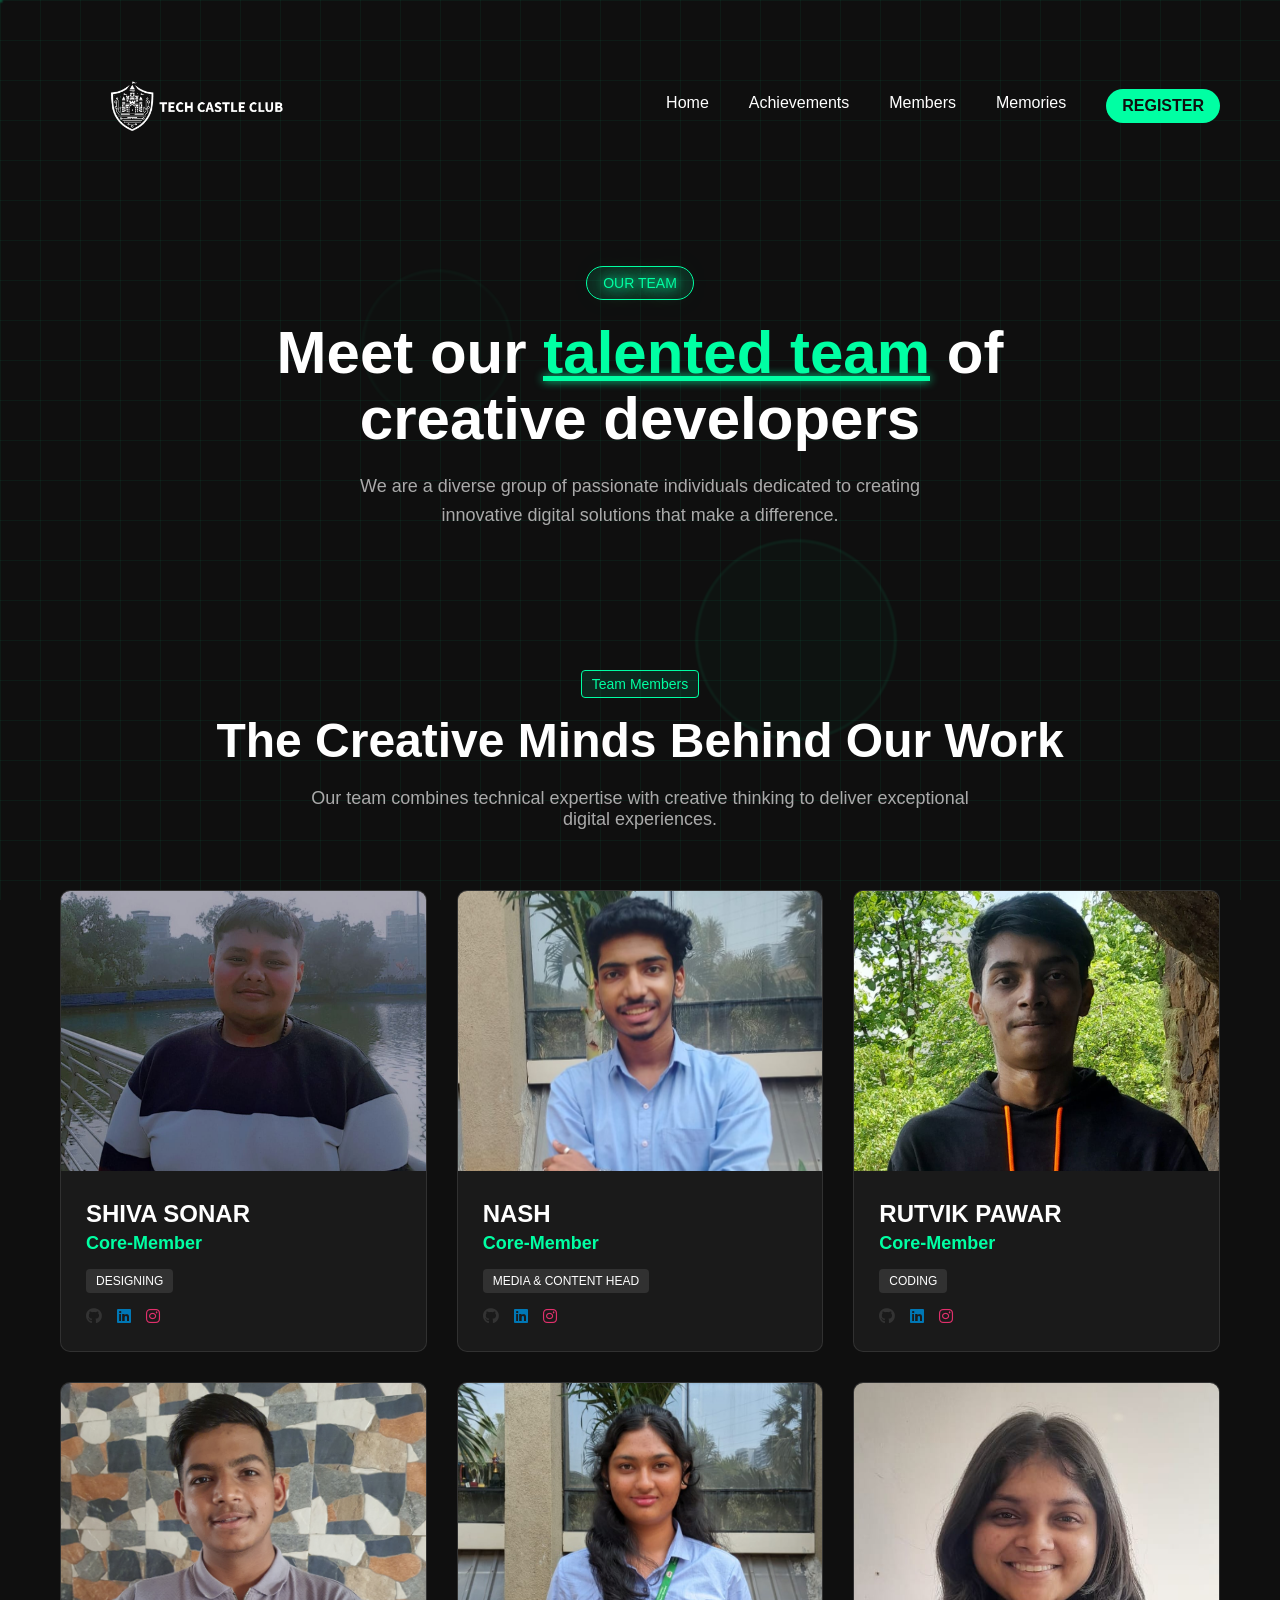
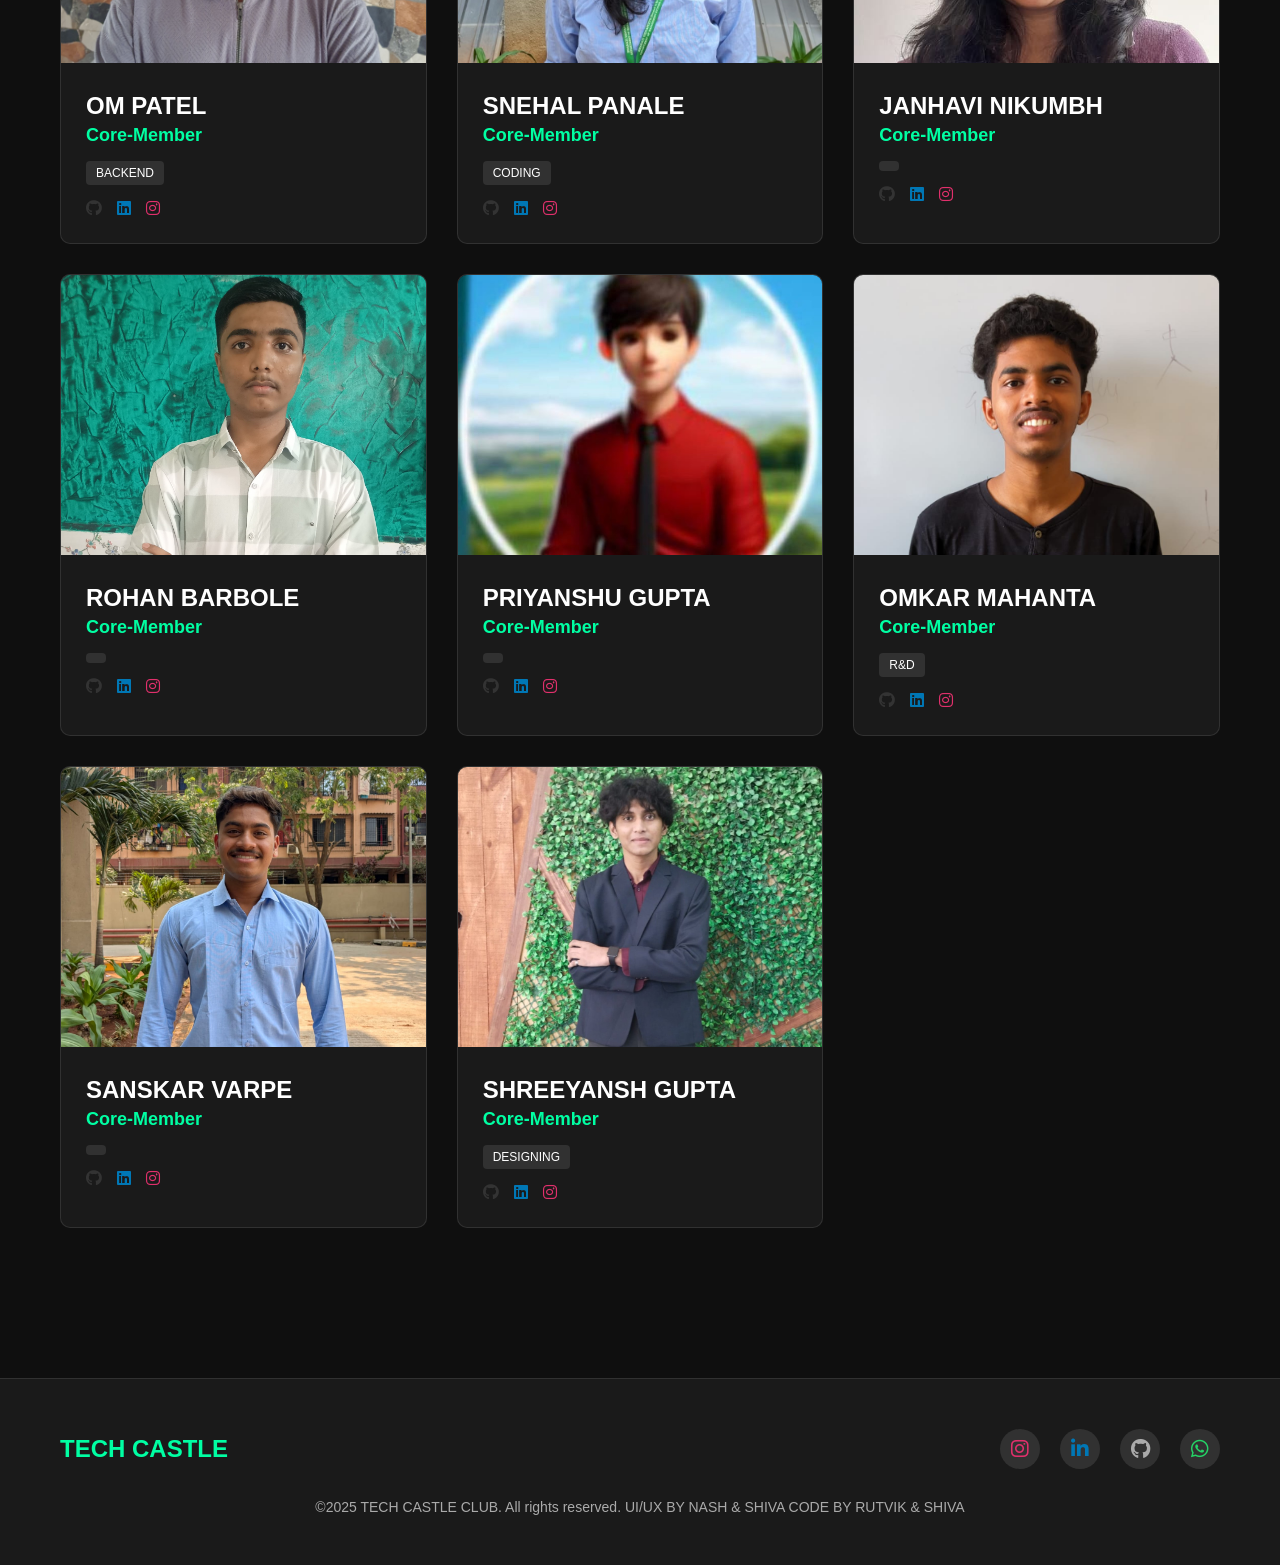
<file: members.html>
<!DOCTYPE html>
<html lang="en">
<head>
    <meta charset="UTF-8">
    <meta name="viewport" content="width=device-width, initial-scale=1.0">
    <title>Team Members - Creative Developers</title>
    <link rel="stylesheet" href="https://cdnjs.cloudflare.com/ajax/libs/font-awesome/6.4.0/css/all.min.css" integrity="sha512-iecdLmaskl7CVkqkXNQ/ZH/XLlvWZOJyj7Yy7tcenmpD1ypASozpmT/E0iPtmFIB46ZmdtAc9eNBvH0H/ZpiBw==" crossorigin="anonymous" referrerpolicy="no-referrer" />

    <style>
        /* Base Styles */
        :root {
            --background: #0F0F0F;
            --surface: #1A1A1A;
            --primary: #00FFA3;
            --secondary: #FF00E5;
            --text: #FFFFFF;
            --text-secondary: #AAAAAA;
        }

        * {
            margin: 0;
            padding: 0;
            box-sizing: border-box;
            font-family: 'Space Grotesk', 'Segoe UI', sans-serif;
        }

        body {
            background-color: var(--background);
            color: var(--text);
            overflow-x: hidden;
        }

        /* Neon Effects */
        .neon-text {
            text-shadow: 0 0 10px var(--primary), 0 0 20px var(--primary), 0 0 30px var(--primary);
            color: var(--primary);
        }

        .neon-border {
            box-shadow: 0 0 10px var(--primary), 0 0 20px var(--primary);
            border: 2px solid var(--primary);
        }

        /* Grid Design Element */
        .grid-background {
            position: fixed;
            top: 0;
            left: 0;
            width: 100%;
            height: 100%;
            background: 
                linear-gradient(rgba(0, 255, 163, 0.05) 1px, transparent 1px),
                linear-gradient(90deg, rgba(0, 255, 163, 0.05) 1px, transparent 1px);
            background-size: 40px 40px;
            z-index: -1;
        }

        /* Main Layout */
        .container {
            max-width: 1200px;
            margin: 0 auto;
            padding: 0 20px;
        }

        /* Navigation */
        nav {
            display: flex;
            justify-content: space-between;
            align-items: center;
            padding: 30px 0;
            position: relative;
        }

        .logo {
            font-size: 24px;
            font-weight: 700;
            color: var(--primary);
            text-shadow: 0 0 10px var(--primary);
        }

        .nav-links {
            display: flex;
            gap: 40px;
        }

        .nav-links a {
            text-decoration: none;
            color: var(--text);
            font-weight: 500;
            transition: all 0.3s ease;
            position: relative;
        }

        .nav-links a:hover {
            color: var(--primary);
        }

        .nav-links a::after {
            content: '';
            position: absolute;
            bottom: -5px;
            left: 0;
            width: 0;
            height: 2px;
            background-color: var(--primary);
            transition: width 0.3s ease;
        }

        .nav-links a:hover::after {
            width: 100%;
            box-shadow: 0 0 10px var(--primary);
        }

        /* Header Section */
        .header {
            min-height: 40vh;
            display: flex;
            flex-direction: column;
            justify-content: center;
            align-items: center;
            position: relative;
            padding: 50px 0;
            text-align: center;
        }

        /* Header Animation */
        .header-content {
            animation: floatContent 4s ease-in-out infinite;
        }

        @keyframes floatContent {
            0%, 100% { transform: translateY(0); }
            50% { transform: translateY(-20px); }
        }

        .header-content {
            max-width: 800px;
            width: 100%;
            position: relative;
            text-align: center;
            margin: 0 auto;
            display: flex;
            flex-direction: column;
            align-items: center;
            justify-content: center;
        }

        .header-tag {
            display: inline-block;
            background-color: rgba(0, 255, 163, 0.1);
            color: var(--primary);
            padding: 8px 16px;
            border-radius: 50px;
            margin-bottom: 20px;
            font-size: 14px;
            border: 1px solid var(--primary);
            text-shadow: 0 0 10px var(--primary), 0 0 20px var(--primary), 0 0 30px var(--primary);
        }

        .header h1 {
            font-size: 60px;
            line-height: 1.1;
            margin-bottom: 20px;
            position: relative;
        }

        .header h1 span {
            color: var(--primary);
            position: relative;
            display: inline-block;
        }

        .header h1 span::after {
            content: '';
            position: absolute;
            width: 100%;
            height: 5px;
            background-color: var(--primary);
            bottom: 5px;
            left: 0;
            box-shadow: 0 0 10px var(--primary);
        }

        .header p {
            font-size: 18px;
            line-height: 1.6;
            color: var(--text-secondary);
            margin-bottom: 40px;
            max-width: 600px;
        }

        /* Members Section */
        .members {
            padding: 50px 0 100px 0;
        }

        .section-header {
            margin-bottom: 60px;
            position: relative;
            text-align: center;
        }
        
        /* Team Section Styles */
        .team .section-header {
            text-align: center;
        }
        
        .team .section-tag {
            display: inline-block;
            margin: 0 auto;
        }
        
        .team h2 {
            text-align: center;
            margin-bottom: 20px;
        }
        
        .team p {
            text-align: center;
            margin: 0 auto;
            max-width: 600px;
        }

        .section-tag {
            display: inline-block;
            background-color: rgba(0, 255, 163, 0.1);
            color: var(--primary);
            padding: 5px 10px;
            border-radius: 4px;
            margin-bottom: 15px;
            font-size: 14px;
            border: 1px solid var(--primary);
        }

        .section-header h2 {
            font-size: 48px;
            margin-bottom: 20px;
        }

        .section-header p {
            font-size: 18px;
            color: var(--text-secondary);
            max-width: 700px;
            margin: 0 auto;
        }

        .members-grid {
            display: grid;
            grid-template-columns: repeat(auto-fill, minmax(280px, 1fr));
            gap: 30px;
        }

        .member-card {
            background-color: var(--surface);
            border-radius: 10px;
            overflow: hidden;
            transition: all 0.3s ease;
            position: relative;
            border: 1px solid rgba(255, 255, 255, 0.1);
        }

        .member-card:hover {
            transform: translateY(-10px);
            box-shadow: 0 0 20px #00ffa34d;
            border-color: var(--primary);
        }

        .member-card img {
            width: 100%;
            height: 280px;
            object-fit: cover;
        }

        .member-content {
            padding: 25px;
        }

        .member-content h3 {
            font-size: 24px;
            margin-bottom: 5px;
            color: var(--text);
        }

        .member-content h4 {
            font-size: 18px;
            margin-bottom: 15px;
            color: var(--primary);
        }

        .member-content p {
            color: var(--text-secondary);
            margin-bottom: 20px;
            font-size: 16px;
            line-height: 1.5;
        }

        .member-skills {
            display: flex;
            gap: 10px;
            flex-wrap: wrap;
            margin-bottom: 15px;
        }

        .skill {
            padding: 5px 10px;
            background-color: rgba(255, 255, 255, 0.1);
            border-radius: 4px;
            font-size: 12px;
        }

        .social-icons {
            display: flex;
            gap: 15px;
        }

        .social-icons a {
            color: var(--text-secondary);
            transition: all 0.3s ease;
        }

        .social-icons a:hover {
            color: var(--primary);
        }

        /* Footer */
        footer {
            background-color: var(--surface);
            padding: 50px 0;
            margin-top: 50px;
            border-top: 1px solid rgba(255, 255, 255, 0.1);
        }

        .footer-container {
            display: flex;
            justify-content: space-between;
            align-items: center;
        }

        .footer-logo {
            font-size: 24px;
            font-weight: 700;
            color: var(--primary);
        }

        .social-links {
            display: flex;
            gap: 20px;
        }

        .social-links a {
            color: var(--text-secondary);
            text-decoration: none;
            transition: all 0.3s ease;
            width: 40px;
            height: 40px;
            border-radius: 50%;
            background-color: rgba(255, 255, 255, 0.1);
            display: flex;
            align-items: center;
            justify-content: center;
        }

        .social-links a:hover {
            color: var(--primary);
            text-shadow: 0 0 5px var(--primary);
            background-color: rgba(0, 255, 163, 0.1);
            transform: translateY(-3px);
        }

        .copyright {
            margin-top: 30px;
            text-align: center;
            color: var(--text-secondary);
            font-size: 14px;
        }

        /* Floating Elements */
        .floating-element {
            position: absolute;
            background-color: rgba(0, 255, 163, 0.1);
            border: 1px solid var(--primary);
            border-radius: 50%;
            filter: blur(1px);
            animation: float 15s infinite ease-in-out;
        }

        .floating-element:nth-child(1) {
            width: 300px;
            height: 300px;
            top: 20%;
            right: 10%;
            animation-delay: 0s;
            opacity: 0.3;
        }

        .floating-element:nth-child(2) {
            width: 200px;
            height: 200px;
            top: 60%;
            right: 30%;
            animation-delay: 2s;
            opacity: 0.2;
        }

        .floating-element:nth-child(3) {
            width: 150px;
            height: 150px;
            top: 30%;
            right: 60%;
            animation-delay: 4s;
            opacity: 0.1;
        }

        @keyframes float {
            0% { transform: translateY(0) rotate(0deg); }
            50% { transform: translateY(-30px) rotate(10deg); }
            100% { transform: translateY(0) rotate(0deg); }
        }

        .hamburger {
            display: none;
            flex-direction: column;
            gap: 6px;
            cursor: pointer;
            z-index: 1000;
        }

        .hamburger span {
            display: block;
            width: 30px;
            height: 3px;
            background-color: var(--primary);
            transition: all 0.3s ease;
            border-radius: 3px;
        }

        @media screen and (max-width: 768px) {
            .hamburger {
                display: flex;
            }

            .nav-links {
                position: fixed;
                top: 0;
                right: -100%;
                width: 70%;
                height: 100vh;
                background-color: var(--surface);
                display: flex;
                flex-direction: column;
                align-items: center;
                justify-content: center;
                gap: 20px;
                padding: 50px 0;
                transition: 0.3s ease-in-out;
                z-index: 999;
                border-left: 1px solid var(--primary);
                box-shadow: -5px 0 15px rgba(0, 255, 163, 0.1);
            }

            .nav-links.active {
                right: 0;
            }

            .hamburger.active span:nth-child(1) {
                transform: translateY(9px) rotate(45deg);
            }

            .hamburger.active span:nth-child(2) {
                opacity: 0;
            }

            .hamburger.active span:nth-child(3) {
                transform: translateY(-9px) rotate(-45deg);
            }
        }

        @media (max-width: 480px) {
            .header h1 {
                font-size: 28px;
            }
            .header p {
                font-size: 16px;
            }
            .member-card img {
                height: 240px;
            }
        }
    </style>
</head>
<body>
    <!-- Grid Background -->
    <div class="grid-background"></div>

    <!-- Floating Elements -->
    <div class="floating-element"></div>
    <div class="floating-element"></div>
    <div class="floating-element"></div>

    <!-- Main Content -->
    <div class="container">
        <!-- Navigation -->
        <nav>
            <div class="logo"><img src="tech5.png" alt="Tech Castle Club Logo" height="150"></div>
            <div class="menu-icon">
                <span></span>
                <span></span>
                <span></span>
            </div>
            <div class="nav-links">
                <a href="index.html">Home</a>
                <a href="achievement.html">Achievements</a>
                <a href="members.html">Members</a>
                <a href="memories.html">Memories</a>
                <a href="index.html" class="register-btn" style="background-color: var(--primary); color: var(--background); padding: 8px 16px; border-radius: 50px; font-weight: 600; transition: all 0.3s ease; margin-top: -5px;">REGISTER</a>
            </div>
        </nav>

        <!-- Header Section -->
        <section class="header" style="display: flex; justify-content: center; align-items: center; text-align: center;">
            <div class="header-content">
                <div class="header-tag">OUR TEAM</div>
                <h1>Meet our <span>talented team</span> of creative developers</h1>
                <p>We are a diverse group of passionate individuals dedicated to creating innovative digital solutions that make a difference.</p>
            </div>
        </section>

        <!-- Members Section -->
        <section id="Members" class="Team members">
            <div class="section-header">
                <div class="section-tag">Team Members</div>
                <h2>The Creative Minds Behind Our Work</h2>
                <p>Our team combines technical expertise with creative thinking to deliver exceptional digital experiences.</p>
            </div>

            <div class="members-grid">
                <!-- SONARSETH -->
                <div class="member-card">
                    <img src="SONAR.jpg" alt="Team Member 2">
                    <div class="member-content">
                        <h3>SHIVA SONAR</h3>
                        <h4>Core-Member</h4>
                        <div class="member-skills">
                            <div class="skill">DESIGNING</div>
                        </div>
                        <div class="social-icons">
                            <a href="https://github.com/sukuna404" style="color: #333;"><i class="fab fa-github"></i></a>
                            <a href="https://www.linkedin.com/in/shiv-sonar-shiva-595451351/" style="color: #0077B5;"><i class="fab fa-linkedin"></i></a>
                            <a href="https://www.instagram.com/shiva_x_light/" style="color: #E1306C;"><i class="fab fa-instagram"></i></a>
                        </div>
                    </div>
                </div>
                <!-- nash -->
                <div class="member-card">
                    <img src="nash babu.jpg" alt="Team Member 2">
                    <div class="member-content">
                        <h3>NASH</h3>
                        <h4>Core-Member</h4>
                        <div class="member-skills">
                            <div class="skill">MEDIA & CONTENT HEAD</div>
                        </div>
                        <div class="social-icons">
                            <a href="https://github.com/darko-mode" style="color: #333;"><i class="fab fa-github"></i></a>
                            <a href="https://www.linkedin.com/in/nash-d-souza-a0ba4a333/" style="color: #0077B5;"><i class="fab fa-linkedin"></i></a>
                            <a href="https://www.instagram.com/nash.x0x/" style="color: #E1306C;"><i class="fab fa-instagram"></i></a>
                        </div>
                    </div>
                </div>

                <!-- PAWAR-->
                <div class="member-card">
                    <img src="rutvik.jpg" alt="Team Member 3">
                    <div class="member-content">
                        <h3>RUTVIK PAWAR</h3>
                        <h4>Core-Member</h4>
                        <div class="member-skills">
                            <div class="skill">CODING</div>
                        </div>
                        <div class="social-icons">
                            <a href="https://github.com/Rutvik-54" style="color: #333;"><i class="fab fa-github"></i></a>
                            <a href="https://www.linkedin.com/in/rutvik-pawar-7582a8351?utm_source=share&utm_campaign=share_via&utm_content=profile&utm_medium=android_app" style="color: #0077B5;"><i class="fab fa-linkedin"></i>
                                <a href="https://www.instagram.com/pawar54479/?utm_source=ig_web_button_share_sheet" style="color: #E1306C;"><i class="fab fa-instagram"></i></a>
                            
                        </div>
                    </div>
                </div>

                <!-- OMP -->
                <div class="member-card">
                    <img src="OMP.jpg" alt="Team Member 4">
                    <div class="member-content">
                        <h3>OM PATEL</h3>
                        <h4>Core-Member</h4>
                        <div class="member-skills">
                            <div class="skill">BACKEND</div>
                        </div>
                        <div class="social-icons">
                            <a href="https://github.com/SNEHALPANALE" style="color: #333;"><i class="fab fa-github"></i></a>
                            <a href="https://www.linkedin.com/in/snehal-panale-570018356/" style="color: #0077B5;"><i class="fab fa-linkedin"></i></a>
                            <a href="https://www.instagram.com/__om._.patel__?utm_source=ig_web_button_share_sheet&igsh=ZDNlZDc0MzIxNw==" style="color: #E1306C;"><i class="fab fa-instagram"></i></a>
                        </div>
                    </div>
                </div>
                <!-- SNEHAL -->
                <div class="member-card">
                    <img src="panale.jpg" alt="Team Member 4">
                    <div class="member-content">
                        <h3>SNEHAL PANALE </h3>
                        <h4>Core-Member</h4>
                        <div class="member-skills">
                            <div class="skill">CODING</div>
                        </div>
                        <div class="social-icons">
                            <a href="https://github.com/SNEHALPANALE" style="color: #333;"><i class="fab fa-github"></i></a>
                            <a href="https://www.linkedin.com/in/snehal-panale-570018356/" style="color: #0077B5;"><i class="fab fa-linkedin"></i></a>
                            <a href="https://www.instagram.com/snehalp_009?igsh=MTRxazY2Y3F1eGd5cw==" style="color: #E1306C;"><i class="fab fa-instagram"></i></a>
                        </div>
                    </div>
                </div>

                <!-- JHANVI -->
                <div class="member-card">
                    <img src="j.jpg" alt="Team Member 5">
                    <div class="member-content">
                        <h3>JANHAVI NIKUMBH</h3>
                        <h4>Core-Member</h4>
                        <div class="member-skills">
                            <div class="skill"></div>
                        </div>
                        <div class="social-icons">
                            <a href="https://github.com/Janhavvi79
                            " style="color: #333;"><i class="fab fa-github"></i></a>
                            <a href="https://www.linkedin.com/in/janhavi-nikumbh-0685282b4?utm_source=share&utm_campaign=share_via&utm_content=profile&utm_medium=android_app
                            " style="color: #0077B5;"><i class="fab fa-linkedin"></i></a>
                            <a href="https://www.instagram.com/janhavi.nikumbh_/profilecard/?igsh=MW1kbnlsMmF6NndyYw==" style="color: #E1306C;"><i class="fab fa-instagram"></i></a>
                        </div>
                    </div>
                </div>

                <!-- ROHAN -->
                <div class="member-card">
                    <img src="barbole.jpg" alt="Team Member 6">
                    <div class="member-content">
                        <h3>ROHAN BARBOLE</h3>
                        <h4>Core-Member</h4>
                        <div class="member-skills">
                            <div class="skill"></div>
                        </div>
                        <div class="social-icons">
                            <a href="#" style="color: #333;"><i class="fab fa-github"></i></a>
                            <a href="https://www.linkedin.com/in/rohan-barbole-585871326/" style="color: #0077B5;"><i class="fab fa-linkedin"></i></a>
                            <a href="#" style="color: #E1306C;"><i class="fab fa-instagram"></i></a>
                        </div>
                    </div>
                </div>

                <!-- PRIYANSHU-->
                <div class="member-card">
                    <img src="PRIYANSHU.jpg" alt="Team Member 7">
                    <div class="member-content">
                        <h3>PRIYANSHU GUPTA</h3>
                        <h4>Core-Member</h4>
                        <div class="member-skills">
                            <div class="skill"></div>
                        </div>
                        <div class="social-icons">
                            <a href="https://github.com/Pg45678" style="color: #333;"><i class="fab fa-github"></i></a>
                            <a href="https://www.linkedin.com/in/priyanshu-gupta-582253315?utm_source=share&utm_campaign=share_via&utm_content=profile&utm_medium=android_app" style="color: #0077B5;"><i class="fab fa-linkedin"></i></a>
                            <a href="https://www.instagram.com/priyanshu_gupta_?igsh=MXdiZ3VsaWRzdXp5YQ==" style="color: #E1306C;"><i class="fab fa-instagram"></i></a>
                        </div>
                    </div>
                </div>

                <!-- OMKAR -->
                <div class="member-card">
                    <img src="omkar.jpg" alt="Team Member 8">
                    <div class="member-content">
                        <h3>OMKAR MAHANTA</h3>
                        <h4>Core-Member</h4>
                        <div class="member-skills">
                            <div class="skill">R&D</div>
                        </div>
                        <div class="social-icons">
                            <a href="https://github.com/Omkarmahanta" style="color: #333;"><i class="fab fa-github"></i></a>
                            <a href="https://www.linkedin.com/in/omkar-mahanta-1bb79229b/" style="color: #0077B5;"><i class="fab fa-linkedin"></i></a>
                            <a href="https://www.instagram.com/omkar_mahanta/" style="color: #E1306C;"><i class="fab fa-instagram"></i></a>
                        </div>
                    </div>
                </div>

                <!-- SANSKAR  -->
                <div class="member-card">
                    <img src="sanskar.jpg" alt="Team Member 9">
                    <div class="member-content">
                        <h3>SANSKAR VARPE</h3>
                        <h4>Core-Member</h4>
                        <div class="member-skills">
                            <div class="skill"></div>
                        </div>
                        <div class="social-icons">
                            <a href="https://github.com/sanskar-18" style="color: #333;"><i class="fab fa-github"></i></a>
                            <a href="https://www.linkedin.com/in/sanskar-varpe-943a63320?utm_source=share&utm_campaign=share_via&utm_content=profile&utm_medium=android_app" style="color: #0077B5;"><i class="fab fa-linkedin"></i></a>
                            <a href="https://www.instagram.com/sanskar._.18?utm_source=qr&igsh=eXV0dnVuOWtoZHln" style="color: #E1306C;"><i class="fab fa-instagram"></i></a>
                        </div>
                    </div>
                </div>

                <!-- SHREEYANSH-->
                <div class="member-card">
                    <img src="shreee.jpg" alt="Team Member 10">
                    <div class="member-content">
                        <h3>SHREEYANSH GUPTA</h3>
                        <h4>Core-Member</h4>
                        <div class="member-skills">
                            <div class="skill">DESIGNING</div>
                        </div>
                        <div class="social-icons">
                            <a href="https://github.com/Sxhreeyansh?tab=repositories
                            " style="color: #333;"><i class="fab fa-github"></i></a>
                            <a href="https://www.linkedin.com/in/shreeyansh-gupta-902246333?utm_source=share&utm_campaign=share_via&utm_content=profile&utm_medium=android_app
                            " style="color: #0077B5;"><i class="fab fa-linkedin"></i></a>
                            <a href="https://www.instagram.com/honey_yayy?igsh=bDZmM2JvdWh1b3U2

                            " style="color: #E1306C;"><i class="fab fa-instagram"></i></a>
                        </div>
                    </div>
                </div>
            </div>
        </section>


    </div>

    <!-- Footer -->
    <footer>
        <div class="container">
            <div class="footer-container">
                <div class="footer-logo">TECH CASTLE</div>
                <div class="social-links">
                    <a href="https://www.instagram.com/techcastlee?igsh=MXY3ZXR0bXNjYW1mMA=="" aria-label="Instagram" style="color: #E1306C;"><i class="fab fa-instagram fa-lg"></i></a>
                    <a href="https://www.linkedin.com/company/tech-castle-club/" aria-label="LinkedIn" style="color: #0077B5;"><i class="fab fa-linkedin-in fa-lg"></i></a>
                    <a href="https://github.com/TechCastleClub2309" aria-label="GitHub"><i class="fab fa-github fa-lg"></i></a>
                    <a href=https://chat.whatsapp.com/BWieRJnZK0Q7TgQjoSDgn0" aria-label="WhatsApp" style="color: #25D366;"><i class="fab fa-whatsapp fa-lg"></i></a>
                </div>
            </div>
            <div class="copyright">
                &copy;2025 TECH CASTLE CLUB. All rights reserved.
                UI/UX BY NASH & SHIVA
               
                CODE BY RUTVIK & SHIVA
            </div>
        </div>
    </footer>
</body>
</html>

<style>
    /* Tablet Styles */
    @media screen and (max-width: 1024px) {
        .members-grid {
            grid-template-columns: repeat(2, 1fr);
            gap: 20px;
        }

        .header h1 {
            font-size: 48px;
        }

        .container {
            padding: 0 30px;
        }
    }

    /* Mobile Styles */
    @media screen and (max-width: 768px) {
        .members-grid {
            grid-template-columns: 1fr;
            gap: 30px;
        }

        .header h1 {
            font-size: 32px;
        }

        .header p {
            font-size: 16px;
            padding: 0 20px;
        }

        .member-card {
            max-width: 100%;
            margin: 0 auto;
        }

        .member-content {
            padding: 20px;
        }

        .member-content h3 {
            font-size: 20px;
        }

        .footer-container {
            flex-direction: column;
            gap: 20px;
            text-align: center;
        }

        .social-links {
            justify-content: center;
        }
    }

    /* Small Mobile Styles */
    @media screen and (max-width: 480px) {
        .header-tag {
            font-size: 12px;
            padding: 6px 12px;
        }

        .section-header h2 {
            font-size: 32px;
        }

        .member-card img {
            height: 200px;
        }

        .nav-links a {
            font-size: 18px;
        }
    }

    /* Fix for navigation menu */
    .menu-icon {
        display: none;
        cursor: pointer;
    }

    @media screen and (max-width: 768px) {
        .menu-icon {
            display: block;
            z-index: 1001;
        }

        .menu-icon span {
            display: block;
            width: 25px;
            height: 3px;
            background-color: var(--primary);
            margin: 5px 0;
            transition: 0.4s;
        }

        .nav-links {
            position: fixed;
            top: 0;
            right: -100%;
            width: 70%;
            height: 100vh;
            background-color: var(--surface);
            flex-direction: column;
            align-items: center;
            justify-content: center;
            transition: 0.3s;
        }

        .nav-links.active {
            right: 0;
        }

        .logo img {
            height: 100px;
        }
    }
</style>

<!-- Add this script before closing body tag -->
<script>
    const menuIcon = document.querySelector('.menu-icon');
    const navLinks = document.querySelector('.nav-links');

    menuIcon.addEventListener('click', () => {
        navLinks.classList.toggle('active');
        menuIcon.classList.toggle('active');
    });

    // Close menu when clicking outside
    document.addEventListener('click', (e) => {
        if (!navLinks.contains(e.target) && !menuIcon.contains(e.target)) {
            navLinks.classList.remove('active');
            menuIcon.classList.remove('active');
        }
    });
</script>
</body>
</file>
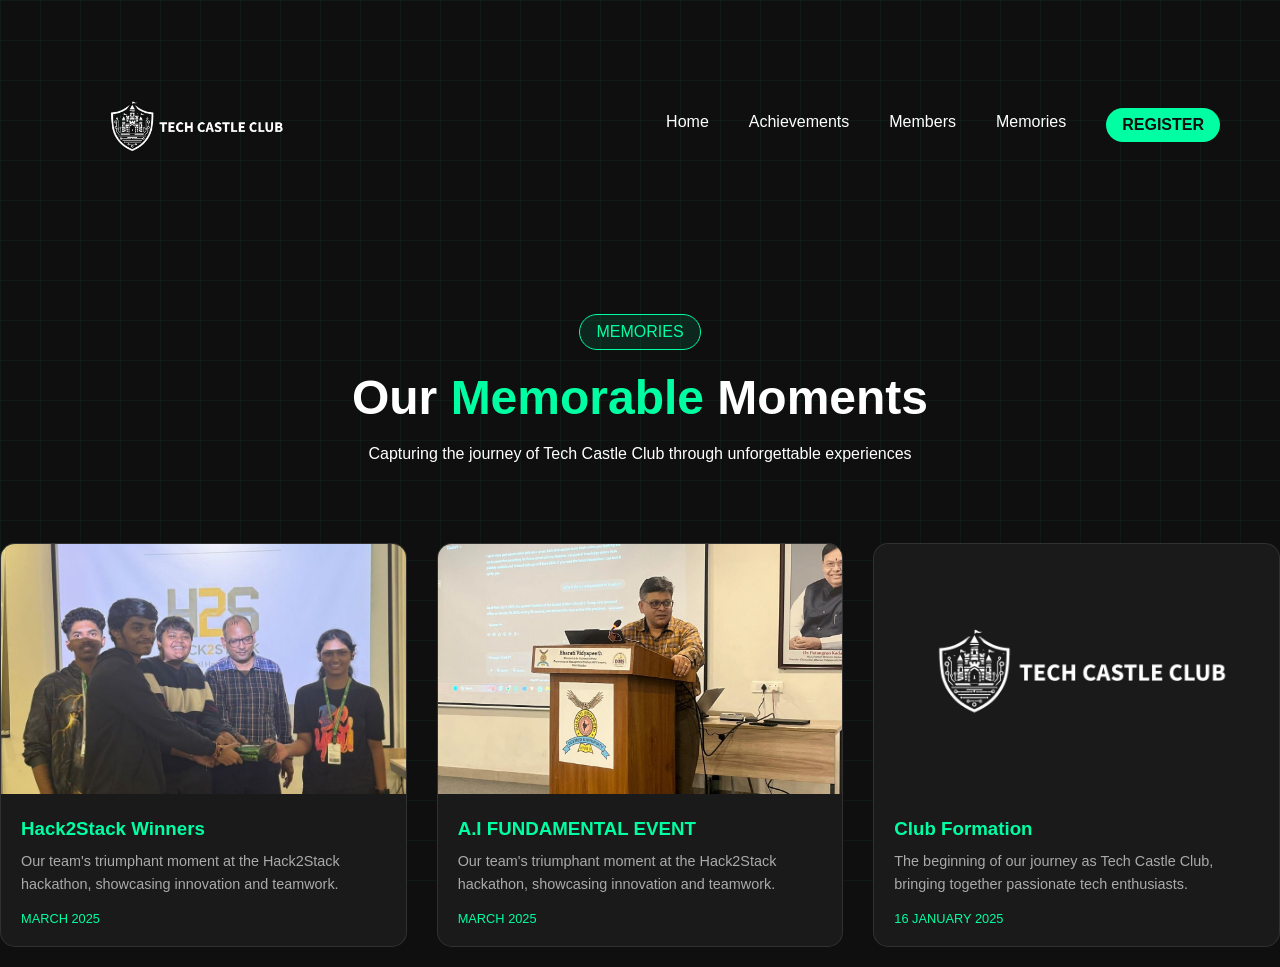
<file: memories.html>
<!DOCTYPE html>
<html lang="en">
<head>
    <meta charset="UTF-8">
    <meta name="viewport" content="width=device-width, initial-scale=1.0">
    <title>Memorable Moments - Tech Castle Club</title>
    <link rel="stylesheet" href="https://cdnjs.cloudflare.com/ajax/libs/font-awesome/6.4.0/css/all.min.css">
    <style>
        /* Use your existing root variables */
        :root {
            --background: #0F0F0F;
            --surface: #1A1A1A;
            --primary: #00FFA3;
            --secondary: #FF00E5;
            --text: #FFFFFF;
            --text-secondary: #AAAAAA;
        }

        * {
            margin: 0;
            padding: 0;
            box-sizing: border-box;
            font-family: 'Space Grotesk', 'Segoe UI', sans-serif;
        }

        body {
            background-color: var(--background);
            color: var(--text);
        }

        .grid-background {
            position: fixed;
            top: 0;
            left: 0;
            width: 100%;
            height: 100%;
            background: 
                linear-gradient(rgba(0, 255, 163, 0.05) 1px, transparent 1px),
                linear-gradient(90deg, rgba(0, 255, 163, 0.05) 1px, transparent 1px);
            background-size: 40px 40px;
            z-index: -1;
        }

        .container {
            max-width: 1200px;
            margin: 0 auto;
            padding: 20px;
        }

        .header {
            text-align: center;
            padding: 60px 0;
        }

        .header-tag {
            display: inline-block;
            background-color: rgba(0, 255, 163, 0.1);
            color: var(--primary);
            padding: 8px 16px;
            border-radius: 50px;
            margin-bottom: 20px;
            border: 1px solid var(--primary);
        }

        .header h1 {
            font-size: 48px;
            margin-bottom: 20px;
        }

        .header h1 span {
            color: var(--primary);
        }

        .moments-grid {
            display: grid;
            grid-template-columns: repeat(auto-fill, minmax(300px, 1fr));
            gap: 30px;
            padding: 20px 0;
        }

        .moment-card {
            background: var(--surface);
            border-radius: 15px;
            overflow: hidden;
            border: 1px solid rgba(255, 255, 255, 0.1);
            transition: all 0.3s ease;
        }

        .moment-card:hover {
            transform: translateY(-10px);
            border-color: var(--primary);
            box-shadow: 0 0 20px rgba(0, 255, 163, 0.2);
        }

        .moment-image {
            width: 100%;
            height: 250px;
            object-fit: cover;
        }

        .moment-content {
            padding: 20px;
        }

        .moment-content h3 {
            color: var(--primary);
            margin-bottom: 10px;
        }

        .moment-content p {
            color: var(--text-secondary);
            font-size: 0.9em;
            line-height: 1.6;
        }

        .moment-date {
            color: var(--primary);
            font-size: 0.8em;
            margin-top: 15px;
        }

        @media (max-width: 768px) {
            .moments-grid {
                grid-template-columns: repeat(auto-fill, minmax(250px, 1fr));
            }
            
            .header h1 {
                font-size: 36px;
            }
        }

        @media (max-width: 480px) {
            .moments-grid {
                grid-template-columns: 1fr;
            }
            
            .header h1 {
                font-size: 28px;
            }
        }
    </style>
</head>
<body>
    <div class="grid-background"></div>

    <div class="container">
        <!-- Navigation -->
        <nav>
            <div class="logo"><img src="tech5.png" alt="Tech Castle Club Logo" height="150"></div>
            <div class="menu-icon">
                <span></span>
                <span></span>
                <span></span>
            </div>
            <div class="nav-links">
                <a href="index.html">Home</a>
                <a href="achievement.html">Achievements</a>
                <a href="members.html">Members</a>
                <a href="memories.html">Memories</a>
                <a href="index.html" class="register-btn" style="background-color: var(--primary); color: var(--background); padding: 8px 16px; border-radius: 50px; font-weight: 600; transition: all 0.3s ease; margin-top: -5px;">REGISTER</a>
            </div>
        </nav>
    </div>

    <!-- Add these styles to your existing style section -->
    <style>
        nav {
            display: flex;
            justify-content: space-between;
            align-items: center;
            padding: 30px 0;
            position: relative;
        }

        .nav-links {
            display: flex;
            gap: 40px;
        }

        .nav-links a {
            text-decoration: none;
            color: var(--text);
            font-weight: 500;
            transition: all 0.3s ease;
            position: relative;
        }

        .nav-links a:hover {
            color: var(--primary);
        }

        .nav-links a::after {
            content: '';
            position: absolute;
            bottom: -5px;
            left: 0;
            width: 0;
            height: 2px;
            background-color: var(--primary);
            transition: width 0.3s ease;
        }

        .nav-links a:hover::after {
            width: 100%;
            box-shadow: 0 0 10px var(--primary);
        }

        .menu-icon {
            display: none;
            cursor: pointer;
            z-index: 1000;
        }

        .menu-icon span {
            display: block;
            width: 25px;
            height: 3px;
            background-color: var(--primary);
            margin: 5px 0;
            transition: 0.3s;
        }

        @media screen and (max-width: 768px) {
            .menu-icon {
                display: block;
            }

            .nav-links {
                display: none;
                position: fixed;
                top: 0;
                right: -100%;
                width: 70%;
                height: 100vh;
                background: var(--surface);
                flex-direction: column;
                align-items: center;
                justify-content: center;
                gap: 20px;
                padding: 50px 0;
                transition: 0.3s ease-in-out;
                z-index: 999;
            }

            .nav-links.active {
                right: 0;
                display: flex;
            }
        }
    </style>

    <!-- Add this script before closing body tag -->
    <script>
        const menuIcon = document.querySelector('.menu-icon');
        const navLinks = document.querySelector('.nav-links');

        menuIcon.addEventListener('click', () => {
            navLinks.classList.toggle('active');
            menuIcon.classList.toggle('active');
        });

        // Close menu when clicking outside
        document.addEventListener('click', (e) => {
            if (!navLinks.contains(e.target) && !menuIcon.contains(e.target)) {
                navLinks.classList.remove('active');
                menuIcon.classList.remove('active');
            }
        });
    </script>

        <header class="header">
            <div class="header-tag">MEMORIES</div>
            <h1>Our <span>Memorable</span> Moments</h1>
            <p>Capturing the journey of Tech Castle Club through unforgettable experiences</p>
        </header>

        <div class="moments-grid">
            <!-- Add your moment cards here -->
            <div class="moment-card">
                <img src="hack2.jpg" alt="Hackathon Winners" class="moment-image">
                <div class="moment-content">
                    <h3>Hack2Stack Winners</h3>
                    <p>Our team's triumphant moment at the Hack2Stack hackathon, showcasing innovation and teamwork.</p>
                    <div class="moment-date">MARCH 2025</div>
                </div>
            </div>

            <div class="moment-card">
                <img src="DEAN.jpeg" alt="First Event" class="moment-image">
                <div class="moment-content">
                    <h3>A.I FUNDAMENTAL EVENT</h3>
                    <p>Our team's triumphant moment at the Hack2Stack hackathon, showcasing innovation and teamwork.</p>
                    <div class="moment-date">MARCH 2025</div>
                </div>
            </div>

            <div class="moment-card">
                <img src="tech5.png" alt="Club Formation" class="moment-image">
                <div class="moment-content">
                    <h3>Club Formation</h3>
                    <p>The beginning of our journey as Tech Castle Club, bringing together passionate tech enthusiasts.</p>
                    <div class="moment-date">16 JANUARY 2025</div>
                </div>
            </div>

            <!-- Add more moment cards as needed -->
        </div>
    </div>

    <!-- Add your existing footer here -->
</body>
</html>
</file>
